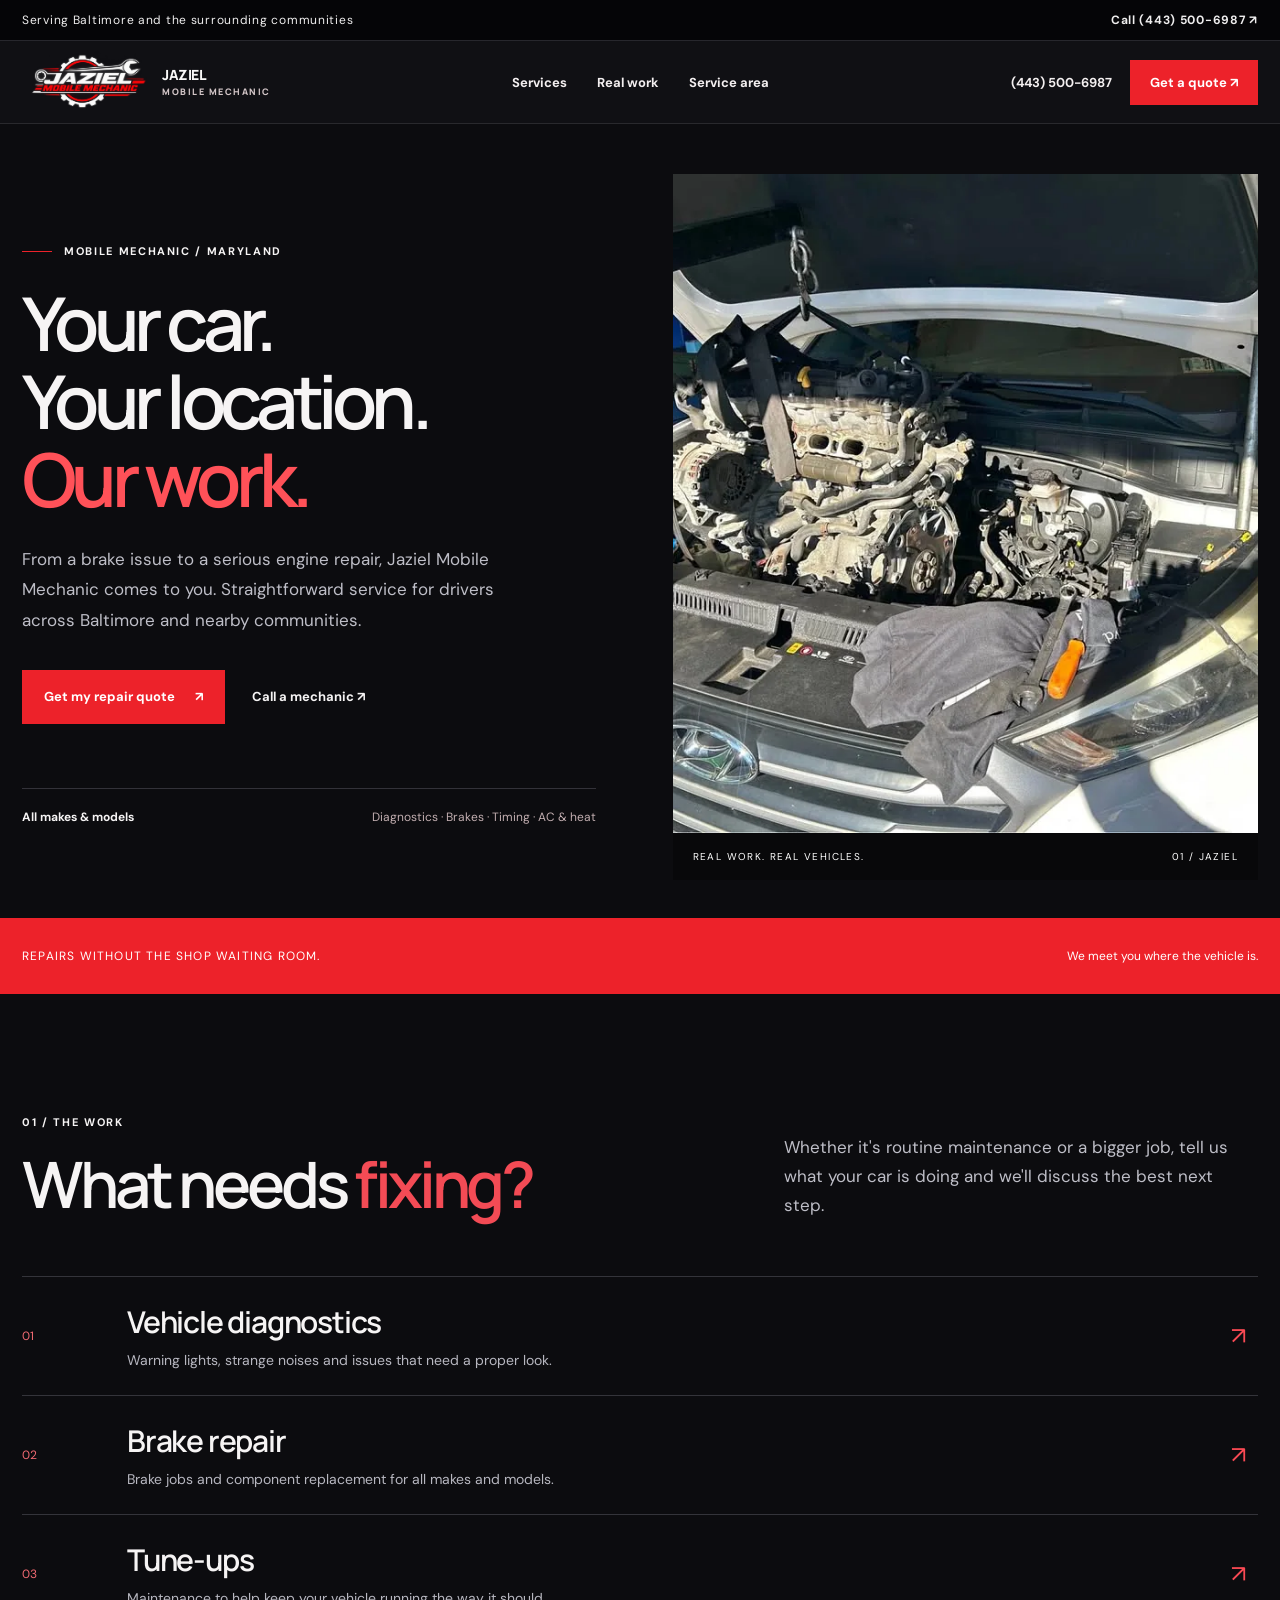
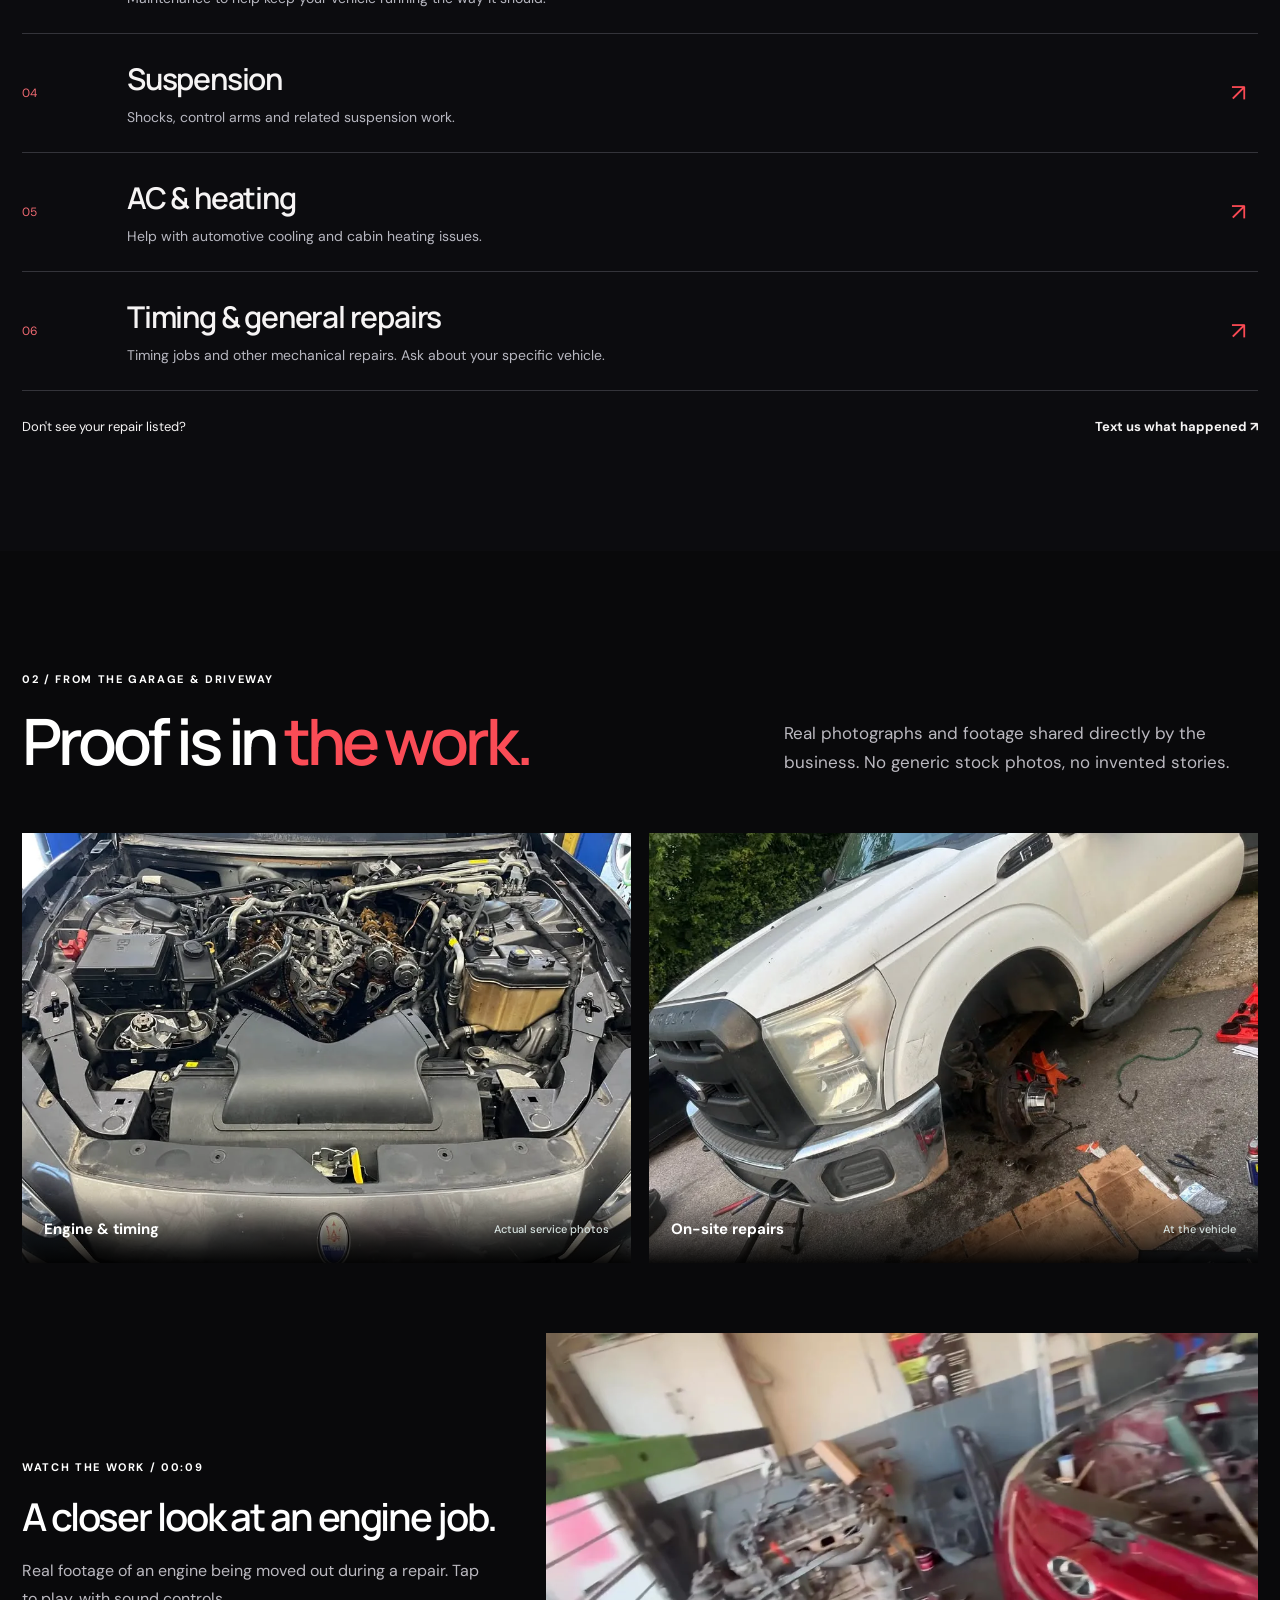
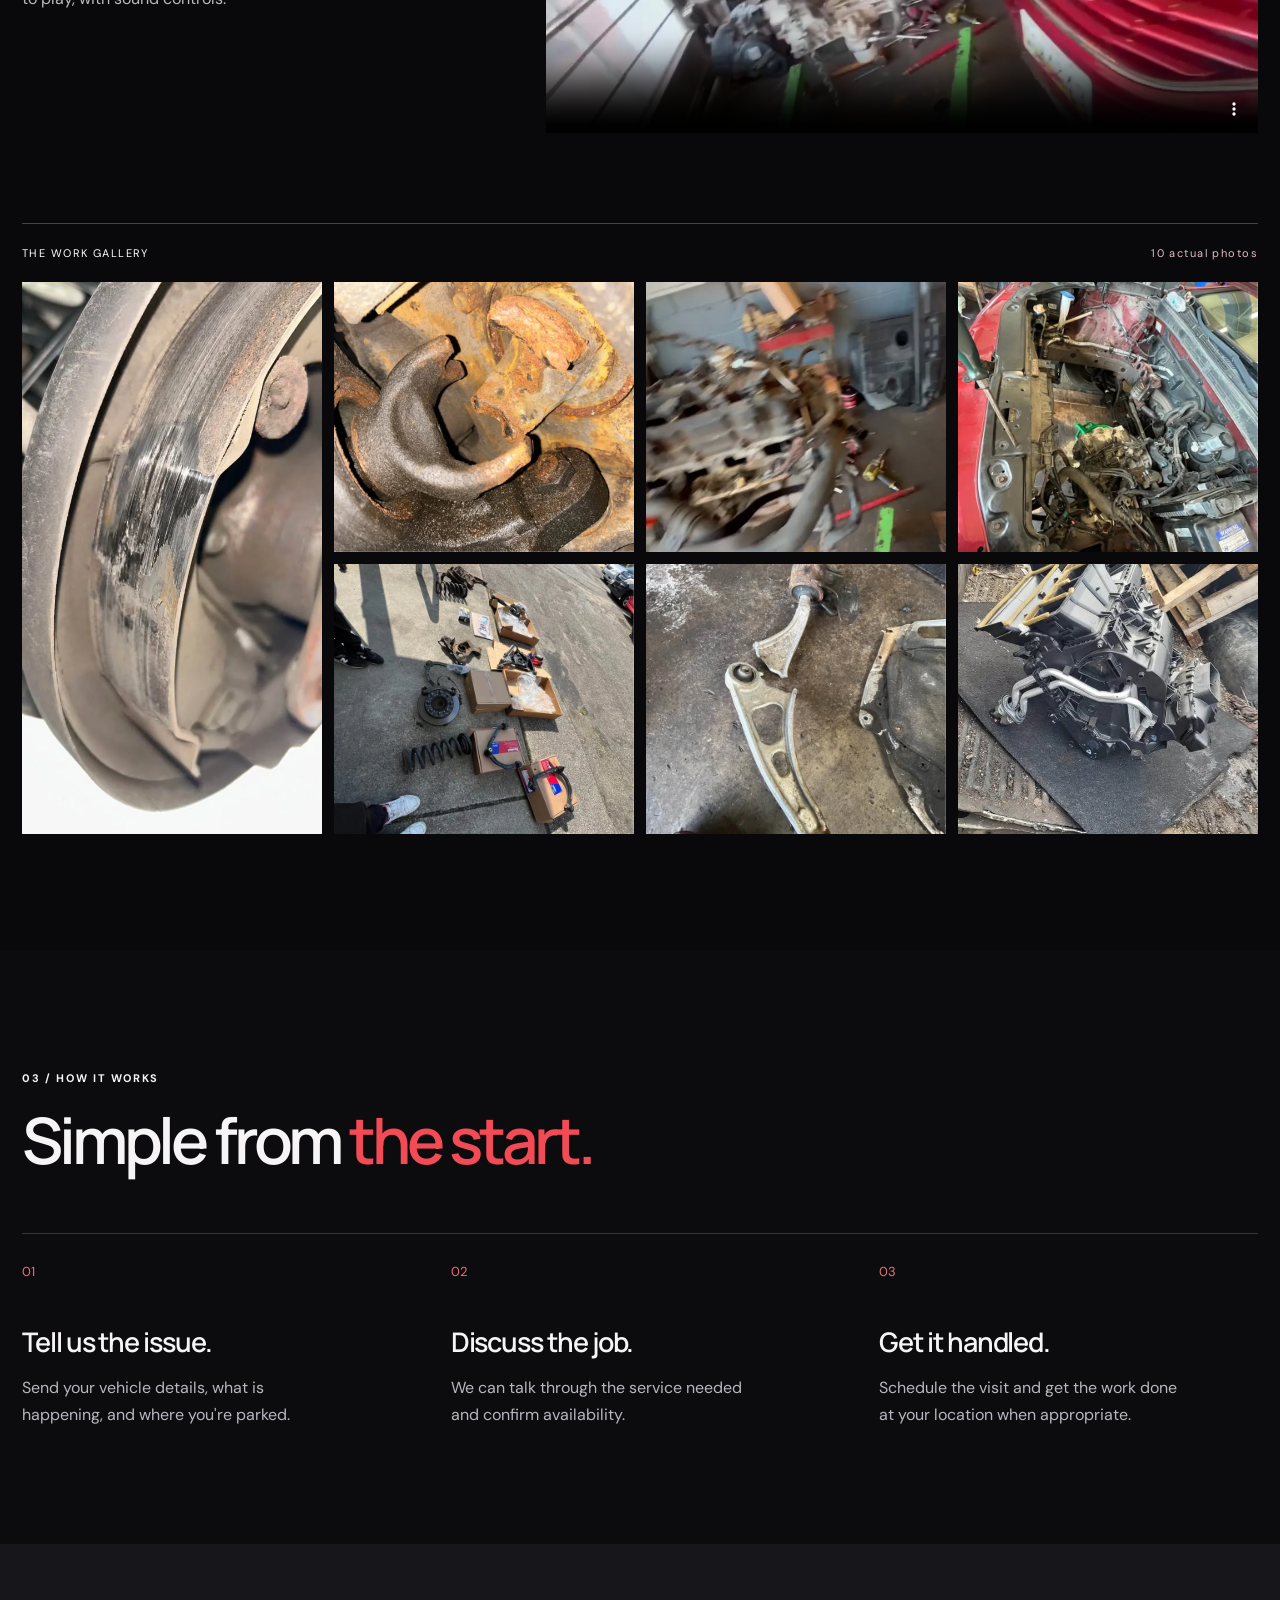
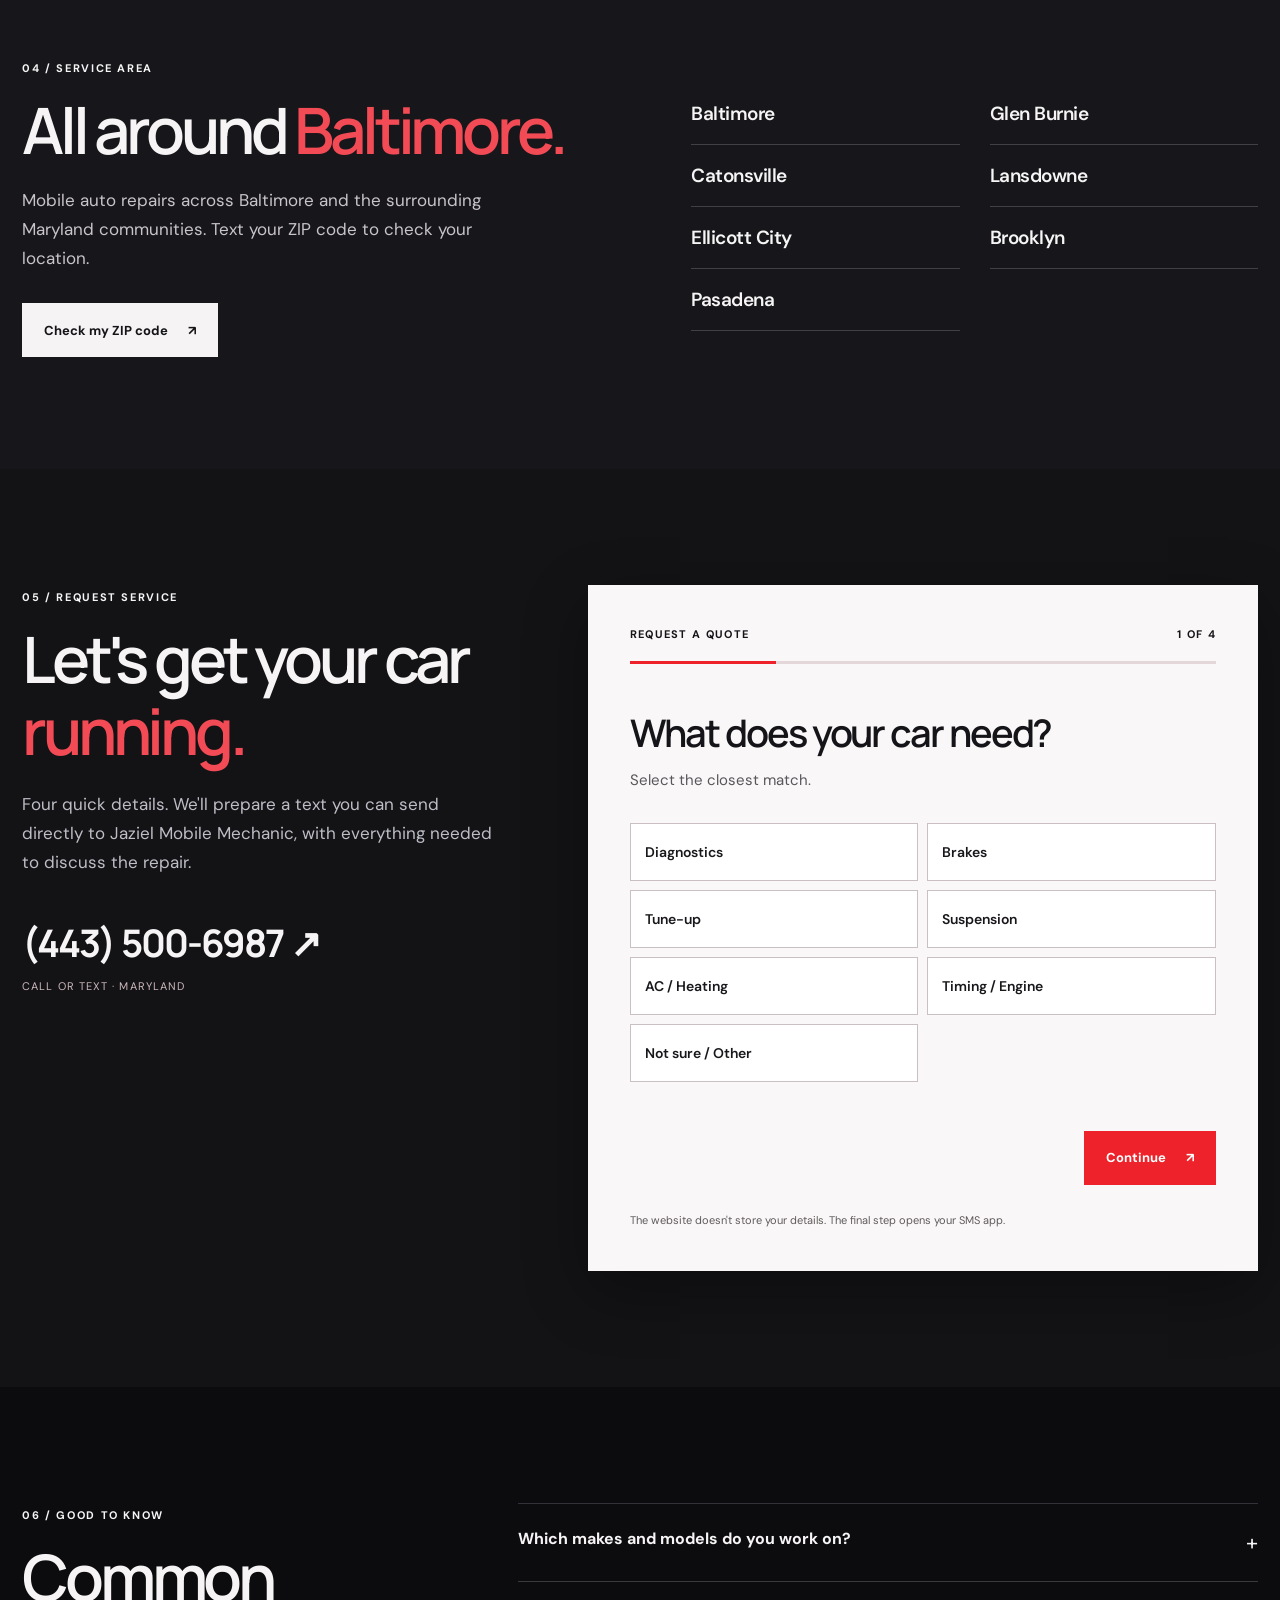
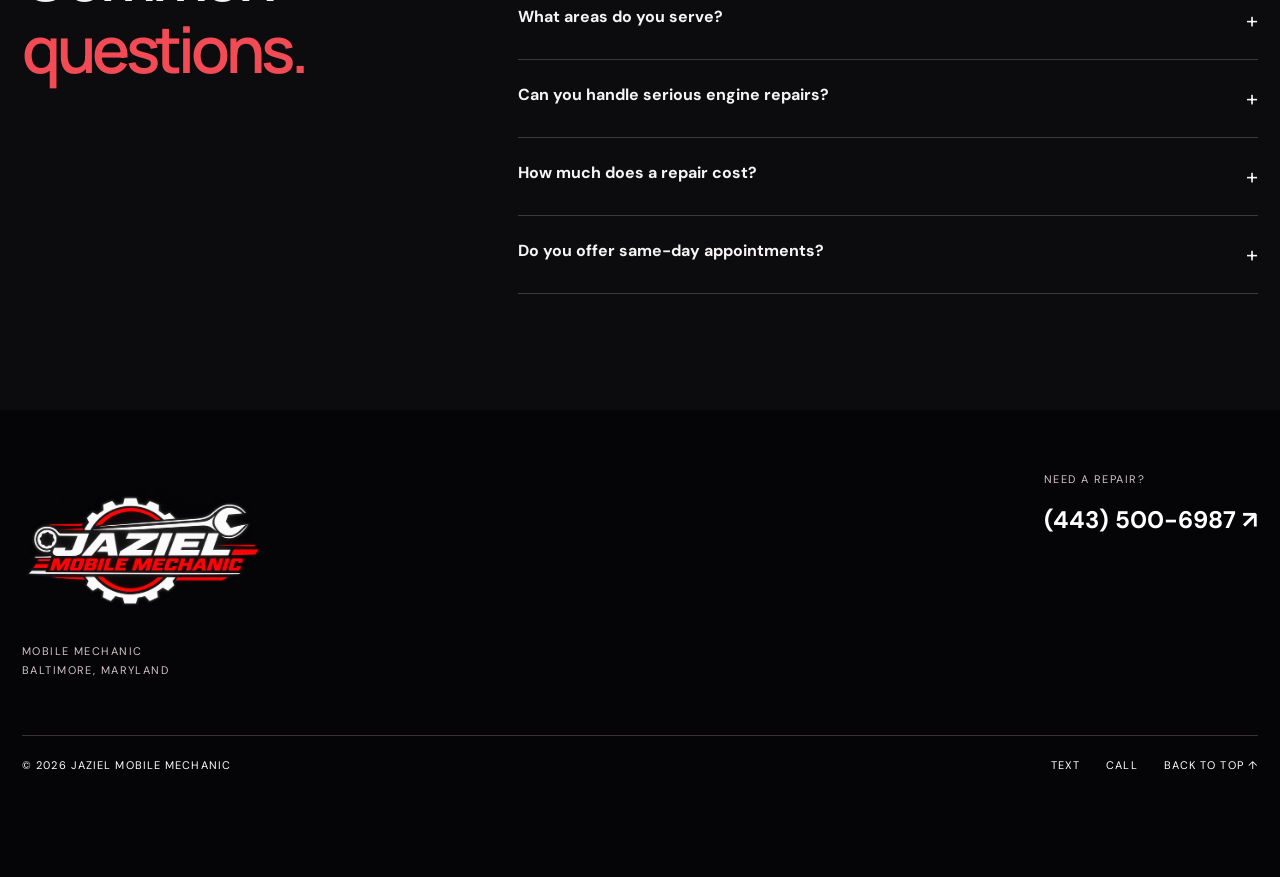
<file: index.html>
<!doctype html>
<html lang="en"><head><meta charset="utf-8"><meta name="viewport" content="width=device-width, initial-scale=1, viewport-fit=cover"><meta name="theme-color" content="#09090b"><meta name="description" content="Jaziel Mobile Mechanic offers on-site diagnostics, brakes, tune-ups, suspension, AC and heat repair, timing jobs and more in Baltimore, Glen Burnie, Catonsville and nearby Maryland communities. Call or text 443-500-6987."><meta property="og:type" content="website"><meta property="og:title" content="Jaziel Mobile Mechanic | Baltimore Area Auto Repair"><meta property="og:description" content="Auto repairs where your car is. Serving Baltimore and surrounding Maryland communities. Call or text (443) 500-6987."><meta property="og:image" content="assets/jaziel-logo.png"><title>Jaziel Mobile Mechanic | Mobile Auto Repair in Baltimore, MD</title><link rel="icon" href="assets/favicon.png" type="image/png"><link rel="apple-touch-icon" href="assets/favicon.png"><link rel="preconnect" href="https://fonts.googleapis.com"><link rel="preconnect" href="https://fonts.gstatic.com" crossorigin><link href="https://fonts.googleapis.com/css2?family=DM+Sans:wght@400;500;600;700&family=Manrope:wght@400;500;600;700;800&display=swap" rel="stylesheet"><link rel="preload" href="assets/hyundai-engine.webp" as="image" type="image/webp" fetchpriority="high"><link rel="stylesheet" href="styles.css"><script src="script.js" defer></script><script type="application/ld+json">{"@context":"https://schema.org","@type":"AutoRepair","name":"Jaziel Mobile Mechanic","telephone":"+1-443-500-6987","description":"Mobile mechanic serving Baltimore and surrounding communities in Maryland. Diagnostics, brakes, tune-ups, suspension, heating and AC, timing repairs and general repairs.","areaServed":[{"@type":"City","name":"Baltimore","address":{"@type":"PostalAddress","addressRegion":"MD"}},{"@type":"City","name":"Glen Burnie","address":{"@type":"PostalAddress","addressRegion":"MD"}},{"@type":"City","name":"Catonsville","address":{"@type":"PostalAddress","addressRegion":"MD"}},{"@type":"City","name":"Lansdowne","address":{"@type":"PostalAddress","addressRegion":"MD"}},{"@type":"City","name":"Ellicott City","address":{"@type":"PostalAddress","addressRegion":"MD"}},{"@type":"City","name":"Brooklyn","address":{"@type":"PostalAddress","addressRegion":"MD"}},{"@type":"City","name":"Pasadena","address":{"@type":"PostalAddress","addressRegion":"MD"}}]}</script></head><body>
<a class="skip" href="#main">Skip to content</a>
<div class="topline"><div class="wrap"><span>Serving Baltimore and the surrounding communities</span><a href="tel:+14435006987">Call (443) 500-6987 <span aria-hidden="true">↗</span></a></div></div>
<header id="header" class="header"><div class="wrap header-row"><a class="wordmark" href="#top" aria-label="Jaziel Mobile Mechanic home"><img class="brand-logo" src="assets/jaziel-logo-small.png" alt="Jaziel Mobile Mechanic logo" width="154" height="103"><span class="wordmark-name">JAZIEL <small>MOBILE MECHANIC</small></span></a><nav aria-label="Main navigation" class="nav"><a href="#services">Services</a><a href="#work">Real work</a><a href="#areas">Service area</a></nav><div class="nav-right"><a href="tel:+14435006987" class="nav-phone">(443) 500-6987</a><a href="#quote" class="nav-cta">Get a quote <span aria-hidden="true">↗</span></a></div></div></header>
<main id="main"><section class="hero" id="top"><div class="wrap hero-grid"><div class="hero-copy"><div class="eyebrow"><span class="eyebrow-rule"></span> MOBILE MECHANIC / MARYLAND</div><h1>Your car.<br>Your location.<br><span>Our work.</span></h1><p>From a brake issue to a serious engine repair, Jaziel Mobile Mechanic comes to you. Straightforward service for drivers across Baltimore and nearby communities.</p><div class="hero-actions"><a class="btn btn-dark" href="#quote">Get my repair quote <span aria-hidden="true">↗</span></a><a class="underlink" href="tel:+14435006987">Call a mechanic <span aria-hidden="true">↗</span></a></div><div class="hero-under"><strong>All makes &amp; models</strong><span>Diagnostics · Brakes · Timing · AC &amp; heat</span></div></div><div class="hero-visual"><img src="assets/hyundai-engine.webp" alt="Actual Jaziel Mobile Mechanic engine repair in progress on a white Hyundai" width="960" height="720" fetchpriority="high"><div class="hero-visual-footer"><span>REAL WORK. REAL VEHICLES.</span><span>01 / JAZIEL</span></div></div></div></section>
<section class="identity"><div class="wrap identity-inner"><span>REPAIRS WITHOUT THE SHOP WAITING ROOM.</span><span>We meet you where the vehicle is.</span></div></section>
<section class="section services" id="services"><div class="wrap"><div class="section-head"><div><span class="section-index">01 / THE WORK</span><h2>What needs <span>fixing?</span></h2></div><p>Whether it's routine maintenance or a bigger job, tell us what your car is doing and we'll discuss the best next step.</p></div><div class="service-list"><div class="service"><span>01</span><div><h3>Vehicle diagnostics</h3><p>Warning lights, strange noises and issues that need a proper look.</p></div><a href="#quote" aria-label="Get a quote for vehicle diagnostics">↗</a></div><div class="service"><span>02</span><div><h3>Brake repair</h3><p>Brake jobs and component replacement for all makes and models.</p></div><a href="#quote" aria-label="Get a quote for brake repair">↗</a></div><div class="service"><span>03</span><div><h3>Tune-ups</h3><p>Maintenance to help keep your vehicle running the way it should.</p></div><a href="#quote" aria-label="Get a quote for tune-ups">↗</a></div><div class="service"><span>04</span><div><h3>Suspension</h3><p>Shocks, control arms and related suspension work.</p></div><a href="#quote" aria-label="Get a quote for suspension">↗</a></div><div class="service"><span>05</span><div><h3>AC &amp; heating</h3><p>Help with automotive cooling and cabin heating issues.</p></div><a href="#quote" aria-label="Get a quote for AC and heating">↗</a></div><div class="service"><span>06</span><div><h3>Timing &amp; general repairs</h3><p>Timing jobs and other mechanical repairs. Ask about your specific vehicle.</p></div><a href="#quote" aria-label="Get a quote for timing and general repairs">↗</a></div></div><div class="service-outro"><span>Don't see your repair listed?</span><a href="sms:+14435006987?body=Hi%20Jaziel%2C%20can%20you%20help%20with%20a%20repair%3F">Text us what happened <span aria-hidden="true">↗</span></a></div></div></section>
<section class="work" id="work"><div class="wrap"><div class="section-head work-head"><div><span class="section-index">02 / FROM THE GARAGE &amp; DRIVEWAY</span><h2>Proof is in <span>the work.</span></h2></div><p>Real photographs and footage shared directly by the business. No generic stock photos, no invented stories.</p></div><div class="work-lead"><figure><img loading="lazy" src="assets/timing-chain.webp" width="960" height="720" alt="Engine timing components exposed during a repair"><figcaption><span>Engine &amp; timing</span><small>Actual service photos</small></figcaption></figure><figure><img loading="lazy" src="assets/truck-service.webp" width="960" height="720" alt="White pickup truck under repair with wheel removed"><figcaption><span>On-site repairs</span><small>At the vehicle</small></figcaption></figure></div><div class="media-bottom"><div class="media-copy"><span class="section-index">WATCH THE WORK / 00:09</span><h3>A closer look at an engine job.</h3><p>Real footage of an engine being moved out during a repair. Tap to play, with sound controls.</p></div><div class="video-frame"><video id="work-video" controls playsinline preload="none" poster="assets/engine-video-poster.webp" aria-label="Footage of engine removal during vehicle repair"><source src="assets/engine-work.mp4" type="video/mp4">Your browser does not support video playback.</video></div></div><div class="photo-header"><span>THE WORK GALLERY</span><span>10 actual photos</span></div><div class="photo-grid"><figure class="photo tall"><img src="assets/brake-inspection.webp" loading="lazy" width="720" height="960" alt="Close-up inspection of a worn brake rotor"></figure><figure class="photo"><img src="assets/suspension-inspection.webp" loading="lazy" width="960" height="720" alt="Close-up of a rusted suspension component"></figure><figure class="photo"><img src="assets/engine-lift.webp" loading="lazy" width="960" height="540" alt="Engine lifted out for repair"></figure><figure class="photo"><img src="assets/engine-bay.webp" loading="lazy" width="720" height="960" alt="Engine bay during disassembly"></figure><figure class="photo"><img src="assets/replacement-parts.webp" loading="lazy" width="720" height="960" alt="Suspension and replacement parts laid out before installation"></figure><figure class="photo"><img src="assets/control-arms.webp" loading="lazy" width="720" height="960" alt="Control arm parts removed for service"></figure><figure class="photo"><img src="assets/climate-control.webp" loading="lazy" width="540" height="960" alt="HVAC assembly removed from a vehicle"></figure></div></div></section>
<section class="section process"><div class="wrap"><div class="section-head"><div><span class="section-index">03 / HOW IT WORKS</span><h2>Simple from <span>the start.</span></h2></div></div><div class="steps"><div><span>01</span><h3>Tell us the issue.</h3><p>Send your vehicle details, what is happening, and where you're parked.</p></div><div><span>02</span><h3>Discuss the job.</h3><p>We can talk through the service needed and confirm availability.</p></div><div><span>03</span><h3>Get it handled.</h3><p>Schedule the visit and get the work done at your location when appropriate.</p></div></div></div></section>
<section class="area" id="areas"><div class="wrap area-layout"><div><span class="section-index">04 / SERVICE AREA</span><h2>All around <span>Baltimore.</span></h2><p>Mobile auto repairs across Baltimore and the surrounding Maryland communities. Text your ZIP code to check your location.</p><a class="btn btn-light" href="sms:+14435006987?body=Hi%20Jaziel%2C%20do%20you%20serve%20my%20ZIP%20code%3F%20My%20ZIP%20is%20">Check my ZIP code <span aria-hidden="true">↗</span></a></div><div class="area-list"><span>Baltimore</span><span>Glen Burnie</span><span>Catonsville</span><span>Lansdowne</span><span>Ellicott City</span><span>Brooklyn</span><span>Pasadena</span></div></div></section>
<section class="section quote-section" id="quote"><div class="wrap quote-layout"><div class="quote-intro"><span class="section-index">05 / REQUEST SERVICE</span><h2>Let's get your car <span>running.</span></h2><p>Four quick details. We'll prepare a text you can send directly to Jaziel Mobile Mechanic, with everything needed to discuss the repair.</p><a class="quote-phone" href="tel:+14435006987">(443) 500-6987 <span aria-hidden="true">↗</span></a><div class="quote-phone-sub">CALL OR TEXT · MARYLAND</div></div><div class="quote-panel"><div class="quote-top"><span>REQUEST A QUOTE</span><span id="progress" aria-live="polite">1 OF 4</span></div><div class="progress-track"><div id="progress-fill"></div></div><form id="quote-form" novalidate><div class="q-step" data-step="0"><h3>What does your car need?</h3><p>Select the closest match.</p><div class="choice-grid" id="choices"><button type="button" data-service="Diagnostics">Diagnostics</button><button type="button" data-service="Brakes">Brakes</button><button type="button" data-service="Tune-up">Tune-up</button><button type="button" data-service="Suspension">Suspension</button><button type="button" data-service="AC / Heating">AC / Heating</button><button type="button" data-service="Timing / Engine">Timing / Engine</button><button type="button" data-service="Not sure / Other">Not sure / Other</button></div><p class="field-error" id="error-0"></p></div><div class="q-step" data-step="1" hidden><h3>What vehicle is it?</h3><p>Year, make and model is enough.</p><label for="vehicle">YOUR VEHICLE</label><input id="vehicle" name="vehicle" placeholder="2016 Honda Accord" maxlength="100" autocomplete="off"><p class="field-error" id="error-1"></p></div><div class="q-step" data-step="2" hidden><h3>Where is the vehicle?</h3><p>City or ZIP code in the Baltimore area.</p><label for="location">LOCATION</label><input id="location" name="location" placeholder="Baltimore, MD or 21201" maxlength="100" autocomplete="address-level2"><p class="field-error" id="error-2"></p></div><div class="q-step" data-step="3" hidden><h3>What number can we reach?</h3><p>We will include your number in the text request.</p><label for="phone">YOUR MOBILE NUMBER</label><input id="phone" name="phone" type="tel" inputmode="tel" autocomplete="tel" placeholder="(443) 555-0123" maxlength="24"><label for="name">NAME <span>(OPTIONAL)</span></label><input id="name" name="name" autocomplete="name" maxlength="80" placeholder="First name"><p class="field-error" id="error-3"></p></div><div class="q-done" id="done" hidden><h3>Ready to send.</h3><p>Your text is prepared. Tap below to open your messaging app, then press Send. Nothing is submitted automatically.</p><a id="sms-link" class="btn btn-dark" href="sms:+14435006987">Open text request <span aria-hidden="true">↗</span></a><button type="button" class="reset-link" id="reset">Start again</button></div><div class="quote-controls" id="controls"><button type="button" class="back" id="back" hidden>← Back</button><button type="button" class="btn btn-dark" id="next">Continue <span aria-hidden="true">↗</span></button></div></form><div class="quote-privacy">The website doesn't store your details. The final step opens your SMS app.</div></div></div></section>
<section class="section faq"><div class="wrap faq-layout"><div><span class="section-index">06 / GOOD TO KNOW</span><h2>Common <span>questions.</span></h2></div><div class="faqs"><details><summary>Which makes and models do you work on?<span>+</span></summary><p>Jaziel says he works on all makes and models. Share your vehicle year, make, and model so he can discuss your specific repair.</p></details><details><summary>What areas do you serve?<span>+</span></summary><p>Baltimore, Glen Burnie, Catonsville, Lansdowne, Ellicott City, Brooklyn, and Pasadena, Maryland. Ask to confirm your specific address.</p></details><details><summary>Can you handle serious engine repairs?<span>+</span></summary><p>Timing jobs and general repairs are among the advertised services. Whether a particular repair can be completed at your location will be confirmed first.</p></details><details><summary>How much does a repair cost?<span>+</span></summary><p>Prices depend on the vehicle and job. Call or text details to discuss the scope and pricing.</p></details><details><summary>Do you offer same-day appointments?<span>+</span></summary><p>Availability has not been confirmed. Please call or text to check the schedule.</p></details></div></div></section></main>
<footer class="footer"><div class="wrap footer-main"><div><a href="#top" class="footer-title"><img class="footer-logo" src="assets/jaziel-logo-small.png" alt="Jaziel Mobile Mechanic" width="240" height="160"></a><p>MOBILE MECHANIC<br>BALTIMORE, MARYLAND</p></div><div class="footer-contact"><span>NEED A REPAIR?</span><a href="tel:+14435006987">(443) 500-6987 ↗</a></div></div><div class="wrap footer-bottom"><span>© <span id="year"></span> JAZIEL MOBILE MECHANIC</span><div><a href="sms:+14435006987">TEXT</a><a href="tel:+14435006987">CALL</a><a href="#top">BACK TO TOP ↑</a></div></div></footer>
<div class="mobile-dock"><a href="tel:+14435006987">Call now</a><a href="#quote">Get my quote ↗</a></div>
</body></html>
</file>
<file: styles.css>
@import url('https://fonts.googleapis.com/css2?family=DM+Sans:wght@400;500;600;700&family=Manrope:wght@400;500;600;700;800&display=swap');
:root{--ink:#101a20;--ink-soft:#35444c;--paper:#f5f4ef;--white:#fff;--line:#d8dcda;--accent:#b5dbd4;--type:'Manrope',Arial,sans-serif;--ui:'DM Sans',Arial,sans-serif}*{box-sizing:border-box}html{scroll-behavior:smooth}body{margin:0;color:var(--ink);background:var(--paper);font-family:var(--ui);-webkit-font-smoothing:antialiased}a{text-decoration:none;color:inherit}img,video{display:block;max-width:100%}button,input{font:inherit}button{cursor:pointer}h1,h2,h3,p,figure{margin:0}h1,h2,h3{font-family:var(--type)}.wrap{width:min(1240px,calc(100% - 44px));margin-inline:auto}.skip{position:absolute;left:-999px}.skip:focus{left:14px;top:14px;padding:12px;background:var(--white);z-index:999}.topline{background:var(--ink);color:#e8f0ee;font-size:12px;letter-spacing:.06em}.topline .wrap{display:flex;align-items:center;justify-content:space-between;gap:16px;padding:12px 0}.topline a{font-weight:700}.header{background:var(--paper);border-bottom:1px solid var(--line);position:sticky;top:0;z-index:50;transition:box-shadow .2s}.header.scrolled{box-shadow:0 6px 24px #101a200a}.header-row{display:flex;justify-content:space-between;align-items:center;min-height:82px;gap:30px}.wordmark{display:flex;align-items:center;gap:10px;font-family:var(--type);font-size:16px;font-weight:800;letter-spacing:-.035em;line-height:1.05}.wordmark small{display:block;font-size:9px;letter-spacing:.17em;margin-top:4px;color:#54636a}.wordmark-square{display:grid;place-items:center;width:42px;height:42px;border:1px solid var(--ink);font-size:20px;letter-spacing:-.08em}.wordmark-square span,.footer-title span{color:#368477}.nav{display:flex;gap:30px;font-size:13px;font-weight:700}.nav a:hover,.underlink:hover,.service-outro a:hover{text-decoration:underline;text-underline-offset:5px}.nav-right{display:flex;align-items:center;gap:18px}.nav-phone{font-size:13px;font-weight:700}.nav-cta{background:var(--ink);color:white;font-size:13px;font-weight:700;padding:14px 20px}.nav-cta:hover,.btn-dark:hover{background:#2a3c44}.hero{padding:50px 0 38px}.hero-grid{display:grid;grid-template-columns:1fr 1.02fr;min-height:620px;gap:6vw;align-items:stretch}.hero-copy{padding-block:70px 55px;display:flex;flex-direction:column;align-items:flex-start;justify-content:center}.eyebrow,.section-index{font-size:11px;font-weight:700;letter-spacing:.15em}.eyebrow{display:flex;align-items:center;gap:12px}.eyebrow-rule{height:1px;width:30px;background:var(--ink)}.hero h1{font-size:clamp(54px,5.8vw,92px);font-weight:600;letter-spacing:-.077em;line-height:1.05;margin:26px 0}.hero h1 span{color:#6b837e}.hero-copy>p{font-size:17px;line-height:1.8;max-width:490px;color:var(--ink-soft)}.hero-actions{display:flex;align-items:center;gap:27px;margin-top:34px;flex-wrap:wrap}.btn{display:inline-flex;align-items:center;justify-content:center;gap:20px;min-height:54px;padding:16px 22px;font-weight:700;font-size:13px;border:none;transition:background .2s}.btn-dark{background:var(--ink);color:white}.btn-light{background:var(--white);color:var(--ink)}.underlink{font-weight:700;font-size:13px}.hero-under{margin-top:64px;border-top:1px solid var(--line);padding-top:20px;width:100%;font-size:12px;display:flex;justify-content:space-between;gap:10px}.hero-under strong{font-weight:700}.hero-under span{color:#61716d}.hero-visual{min-width:0;display:flex;flex-direction:column;background:var(--ink)}.hero-visual img{width:100%;height:100%;min-height:540px;max-height:680px;object-fit:cover;object-position:center}.hero-visual-footer{display:flex;justify-content:space-between;gap:10px;color:white;padding:17px 20px;font-size:10px;letter-spacing:.14em}.identity{background:var(--ink);color:#eff4f2}.identity-inner{display:flex;justify-content:space-between;gap:15px;align-items:center;padding:30px 0;font-size:12px;letter-spacing:.1em}.identity-inner span:last-child{color:#a5c2ba;letter-spacing:0}.section{padding:116px 0}.section-head{display:grid;grid-template-columns:1.2fr .8fr;align-items:end;gap:50px;margin-bottom:56px}.section-head h2,.area h2,.quote-intro h2,.faq h2{font-size:clamp(42px,5vw,74px);font-weight:600;letter-spacing:-.065em;line-height:1.13;margin-top:17px}.section-head h2 span,.area h2 span,.quote-intro h2 span,.faq h2 span{color:#7d9590}.section-head>p,.area p,.quote-intro p{font-size:17px;line-height:1.7;color:var(--ink-soft);max-width:470px}.service-list{border-top:1px solid #bfc8c4}.service{display:grid;grid-template-columns:90px 1fr 56px;align-items:center;gap:15px;padding:24px 12px 24px 0;border-bottom:1px solid #bfc8c4}.service>span{font-size:12px;color:#698079}.service h3{font-size:clamp(21px,2.4vw,30px);letter-spacing:-.04em;font-weight:600}.service p{font-size:14px;color:#667671;margin-top:8px;line-height:1.5}.service>a{font-size:24px;text-align:right;transition:transform .18s}.service>a:hover{transform:translate(2px,-2px)}.service-outro{display:flex;justify-content:space-between;gap:16px;align-items:center;padding-top:27px;font-size:13px}.service-outro>a{font-weight:700}.work{background:#17252b;color:white;padding:116px 0}.work-head p{color:#b7c8c5}.work h2 span{color:#a4c6be}.work-lead{display:grid;grid-template-columns:1fr 1fr;gap:18px}.work-lead figure{position:relative;overflow:hidden;height:430px}.work-lead img{height:100%;width:100%;object-fit:cover}.work-lead figcaption{position:absolute;inset:auto 0 0;display:flex;justify-content:space-between;gap:10px;align-items:center;padding:24px 22px;background:linear-gradient(transparent,#101a20d9);font-size:15px;font-weight:700}.work-lead figcaption small{font-size:11px;font-weight:500;color:#d6e2df}.media-bottom{display:grid;grid-template-columns:.8fr 1.2fr;gap:50px;margin-top:70px;align-items:center}.media-copy h3{font-size:clamp(30px,3vw,44px);font-weight:600;letter-spacing:-.055em;line-height:1.18;margin:18px 0}.media-copy p{line-height:1.7;color:#b7c8c5;font-size:16px}.video-frame{background:#000}.video-frame video{width:100%;aspect-ratio:16/9;object-fit:cover}.photo-header{display:flex;justify-content:space-between;border-top:1px solid #586a6e;margin-top:90px;padding:22px 0;font-size:11px;letter-spacing:.13em}.photo-header span:last-child{color:#9fb8b3}.photo-grid{display:grid;grid-template-columns:repeat(4,minmax(0,1fr));gap:12px}.photo{height:270px;min-width:0;overflow:hidden;background:#30434a}.photo img{width:100%;height:100%;object-fit:cover;transition:transform .4s}.photo:hover img{transform:scale(1.025)}.photo.tall{grid-row:span 2;height:auto}.steps{display:grid;grid-template-columns:repeat(3,1fr);gap:50px;border-top:1px solid var(--line)}.steps>div{padding-top:26px}.steps>div>span{font-size:13px;color:#7c928b}.steps h3{font-size:27px;letter-spacing:-.04em;font-weight:600;margin:42px 0 14px}.steps p{color:var(--ink-soft);line-height:1.7;max-width:310px}.area{background:#dce7e1;padding:112px 0}.area-layout{display:grid;grid-template-columns:1fr 1fr;gap:8vw;align-items:center}.area p{margin:20px 0 30px}.area-list{display:grid;grid-template-columns:1fr 1fr;gap:0 30px}.area-list span{padding:18px 0;font-size:19px;font-weight:600;border-bottom:1px solid #aabdb5;letter-spacing:-.025em}.quote-section{background:#eaeae3}.quote-layout{display:grid;grid-template-columns:.85fr 1.15fr;gap:70px}.quote-intro>p{margin-top:22px}.quote-phone{display:inline-block;margin-top:40px;font-size:clamp(26px,3vw,38px);font-family:var(--type);letter-spacing:-.05em;font-weight:700}.quote-phone-sub{font-size:11px;letter-spacing:.1em;color:#6b7d78;margin-top:11px}.quote-panel{background:white;padding:42px;box-shadow:0 20px 60px #101a2010;min-height:470px}.quote-top{display:flex;justify-content:space-between;font-size:11px;letter-spacing:.12em;font-weight:700}.progress-track{height:3px;background:#e8eeeb;margin-top:20px}.progress-track>div{height:100%;background:#577b72;width:25%;transition:width .25s}.q-step{margin-top:42px}.q-step h3,.q-done h3{font-size:clamp(26px,3vw,38px);font-weight:600;letter-spacing:-.055em}.q-step>p,.q-done p{margin:10px 0 30px;color:#60726b;font-size:15px;line-height:1.65}.choice-grid{display:grid;grid-template-columns:1fr 1fr;gap:9px}.choice-grid button{min-height:58px;border:1px solid #cad4cf;background:white;text-align:left;padding:14px;font-size:14px;font-weight:600;transition:border-color .15s,background .15s}.choice-grid button:hover,.choice-grid button.selected{border-color:#162c28;background:#e2eee8}.q-step label{display:block;font-size:10px;letter-spacing:.12em;font-weight:700;margin:18px 0 10px}.q-step label span{font-weight:400;color:#72847f}.q-step input{width:100%;border:1px solid #afbeb7;min-height:58px;padding:14px;font-size:17px;color:var(--ink);border-radius:0}.q-step input:focus{outline:2px solid #517c6f;outline-offset:2px}.field-error{color:#a33429!important;font-size:12px!important;margin:10px 0!important;min-height:15px}.q-done{margin-top:45px}.q-done .reset-link{display:block;background:none;border:none;text-decoration:underline;margin-top:25px;padding:0;font-weight:700}.quote-controls{display:flex;justify-content:space-between;align-items:center;gap:15px;margin-top:24px}.quote-controls .btn{margin-left:auto}.back{background:none;border:0;color:#526c64;font-weight:700}.quote-privacy{font-size:11px;color:#6f8179;line-height:1.65;margin-top:26px}.faq-layout{display:grid;grid-template-columns:.72fr 1.28fr;gap:80px}.faqs details{border-bottom:1px solid var(--line)}.faqs details:first-child{border-top:1px solid var(--line)}.faqs summary{padding:24px 0;cursor:pointer;font-weight:700;font-size:16px;display:flex;justify-content:space-between;gap:15px;list-style:none}.faqs summary::-webkit-details-marker{display:none}.faqs summary span{font-size:22px;font-weight:400}.faqs details[open] summary span{transform:rotate(45deg)}.faqs p{padding:0 40px 24px 0;color:#62736d;font-size:15px;line-height:1.7}.footer{background:var(--ink);color:#fff;padding:62px 0 105px}.footer-main{display:flex;justify-content:space-between;gap:25px}.footer-title{font-family:var(--type);font-size:54px;letter-spacing:-.08em;font-weight:800}.footer-main p{margin-top:10px;font-size:11px;letter-spacing:.13em;line-height:1.7;color:#b0bfb9}.footer-contact{display:flex;flex-direction:column;gap:18px}.footer-contact>span{font-size:11px;letter-spacing:.13em;color:#c4d3cd}.footer-contact>a{font-size:24px;font-weight:700}.footer-bottom{border-top:1px solid #3c4c50;margin-top:56px;padding-top:22px;display:flex;justify-content:space-between;font-size:11px;letter-spacing:.1em;gap:20px}.footer-bottom div{display:flex;gap:26px}.mobile-dock{display:none}:focus-visible{outline:3px solid #3f8e7c;outline-offset:3px}[hidden]{display:none!important}@media(max-width:1100px){.nav{display:none}.hero-grid{gap:32px}.hero-under{display:block}.hero-under span{display:block;margin-top:8px}}@media(max-width:780px){.wrap{width:calc(100% - 34px)}.topline .wrap span{display:none}.topline .wrap{justify-content:center}.header-row{min-height:70px}.nav-phone{display:none}.nav-cta{padding:12px}.hero{padding:0 0 24px}.hero-grid{display:flex;flex-direction:column-reverse;gap:0}.hero-visual{margin:0 -17px}.hero-visual img{height:300px;min-height:0;max-height:none}.hero-visual-footer{padding:13px 17px}.hero-copy{padding:46px 0 38px}.hero h1{font-size:clamp(49px,12vw,76px);margin:22px 0}.hero-copy>p{font-size:17px}.hero-actions{margin-top:28px}.hero-under{margin-top:38px}.identity-inner{display:block;font-size:11px}.identity-inner span:last-child{display:block;margin-top:8px}.section,.work{padding:82px 0}.section-head{grid-template-columns:1fr;gap:20px;margin-bottom:34px}.section-head h2,.area h2,.quote-intro h2,.faq h2{font-size:clamp(40px,10vw,64px)}.service{grid-template-columns:35px 1fr 25px;padding:22px 0}.service p{font-size:13px}.service-outro{align-items:flex-start;flex-direction:column}.work-lead{grid-template-columns:1fr}.work-lead figure{height:300px}.media-bottom{grid-template-columns:1fr;gap:20px;margin-top:52px}.photo-header{margin-top:56px}.photo-grid{grid-template-columns:1fr 1fr}.photo{height:210px}.photo.tall{height:auto}.steps{grid-template-columns:1fr;gap:0}.steps>div{padding-bottom:25px;border-bottom:1px solid var(--line)}.steps h3{margin:18px 0 10px}.area{padding:80px 0}.area-layout{grid-template-columns:1fr;gap:30px}.quote-layout{grid-template-columns:1fr;gap:30px}.quote-panel{padding:25px}.faq-layout{grid-template-columns:1fr;gap:30px}.footer-main{display:block}.footer-contact{margin-top:40px}.footer-bottom{flex-direction:column}.footer{padding-bottom:130px}.mobile-dock{display:flex;position:fixed;bottom:0;left:0;right:0;z-index:100;background:#fff;padding:10px 17px calc(10px + env(safe-area-inset-bottom));gap:10px;border-top:1px solid #cfd6d2}.mobile-dock a{display:grid;place-items:center;flex:1;min-height:50px;font-size:14px;font-weight:700}.mobile-dock a:first-child{border:1px solid #95a8a0;color:var(--ink)}.mobile-dock a:last-child{background:var(--ink);color:white}}@media(max-width:420px){.wordmark{font-size:13px}.wordmark-square{width:36px;height:36px}.nav-cta{font-size:12px}.choice-grid button{font-size:13px}.photo{height:170px}}@media(prefers-reduced-motion:reduce){html{scroll-behavior:auto}*,*:before,*:after{transition:none!important;animation:none!important}}
/* 2026 BRAND REFRESH: RED / BLACK, JAZIEL GEAR LOGO */
:root {
  --ink:#0b0b0e;
  --ink-soft:#b8b8c0;
  --paper:#0c0c0f;
  --white:#ffffff;
  --line:#333239;
  --accent:#ed222a;
  --red:#ed222a;
  --red-deep:#a50e18;
  --surface:#151519;
  --surface-up:#1e1e24;
}
body{color:#f6f4f4;background:var(--paper)}
.topline{background:#050507;color:#efeeee;border-bottom:1px solid #27272d}
.header{background:#101014;border-bottom:1px solid #29292d}
.header.scrolled{box-shadow:0 8px 30px #0008}
.wordmark{color:#f9f8f8;gap:8px;font-size:14px}
.brand-logo{width:132px;height:auto;max-height:78px;object-fit:contain}
.wordmark-name{display:flex;flex-direction:column}
.wordmark-name small{color:#d2c5c7}
.nav a,.nav-phone{color:#f3eff0}
.nav-cta,.btn-dark{background:var(--red);color:white}
.nav-cta:hover,.btn-dark:hover{background:#b81723}
.hero{background:#0c0c0f}
.eyebrow-rule{background:var(--red)}
.hero h1 span{color:#ff5158}
.hero-copy>p,.section-head>p,.area p,.quote-intro p{color:#bebec7}
.hero-under{border-color:var(--line)}
.hero-under span{color:#c2aeb0}
.hero-visual{background:#070709}
.hero-visual-footer{background:#08080a}
.identity{background:#ed222a;color:white}
.identity-inner span:last-child{color:#fff}
.section{background:#0c0c0f}
.section-head h2 span,.area h2 span,.quote-intro h2 span,.faq h2 span{color:#f34b55}
.service-list,.service{border-color:#34343a}
.service>span{color:#f16a72}
.service p,.steps p{color:#b7b7c0}
.service>a{color:#fa4a54}
.work{background:#09090b;color:white}
.work-head p,.media-copy p{color:#bbb9c0}
.work h2 span{color:#fa4c56}
.work-lead figcaption{background:linear-gradient(transparent,#000e)}
.photo-header{border-color:#474047}
.photo-header span:last-child{color:#e0bfc2}
.photo{background:#242428}
.steps{border-color:#34343a}
.steps>div>span{color:#f16c75}
.area{background:#17171b}
.area-list span{border-color:#414046}
.area p{color:#c9c4c9}
.btn-light{background:#f5f3f4;color:#141316}
.quote-section{background:#131316}
.quote-phone-sub{color:#cdb8bc}
.quote-panel{background:#f9f7f7;color:#151418;box-shadow:0 20px 60px #0005}
.quote-panel .btn-dark{background:var(--red);color:white}
.progress-track{background:#e3d7d9}
.progress-track>div{background:var(--red)}
.q-step>p,.q-done p{color:#58565b}
.choice-grid button{border-color:#cac0c2;color:#19171b}
.choice-grid button:hover,.choice-grid button.selected{border-color:var(--red);background:#ffe9ea}
.q-step input{border-color:#a79a9c}
.q-step input:focus{outline-color:#ce1f2c}
.back{color:#8b2029}
.quote-privacy{color:#605a5c}
.faqs details{border-color:#3b393d}
.faqs p{color:#c2bbc0}
.footer{background:#050507}
.footer-main p,.footer-contact>span{color:#d1c5c7}
.footer-bottom{border-color:#393035}
.footer-logo{width:240px;height:auto;max-width:100%;object-fit:contain}
:focus-visible{outline:3px solid #ff5962}
@media(max-width:780px){
  .brand-logo{width:108px;max-height:65px}
  .wordmark-name{font-size:12px}
  .wordmark-name small{font-size:8px}
  .mobile-dock{background:#0a0a0c;border-top:1px solid #3a3034}
  .mobile-dock a:first-child{border-color:#a74e56;color:#f7f5f5}
  .mobile-dock a:last-child{background:var(--red);color:white}
}
@media(max-width:420px){
  .brand-logo{width:92px}
  .wordmark-name{font-size:11px}
}
</file>
